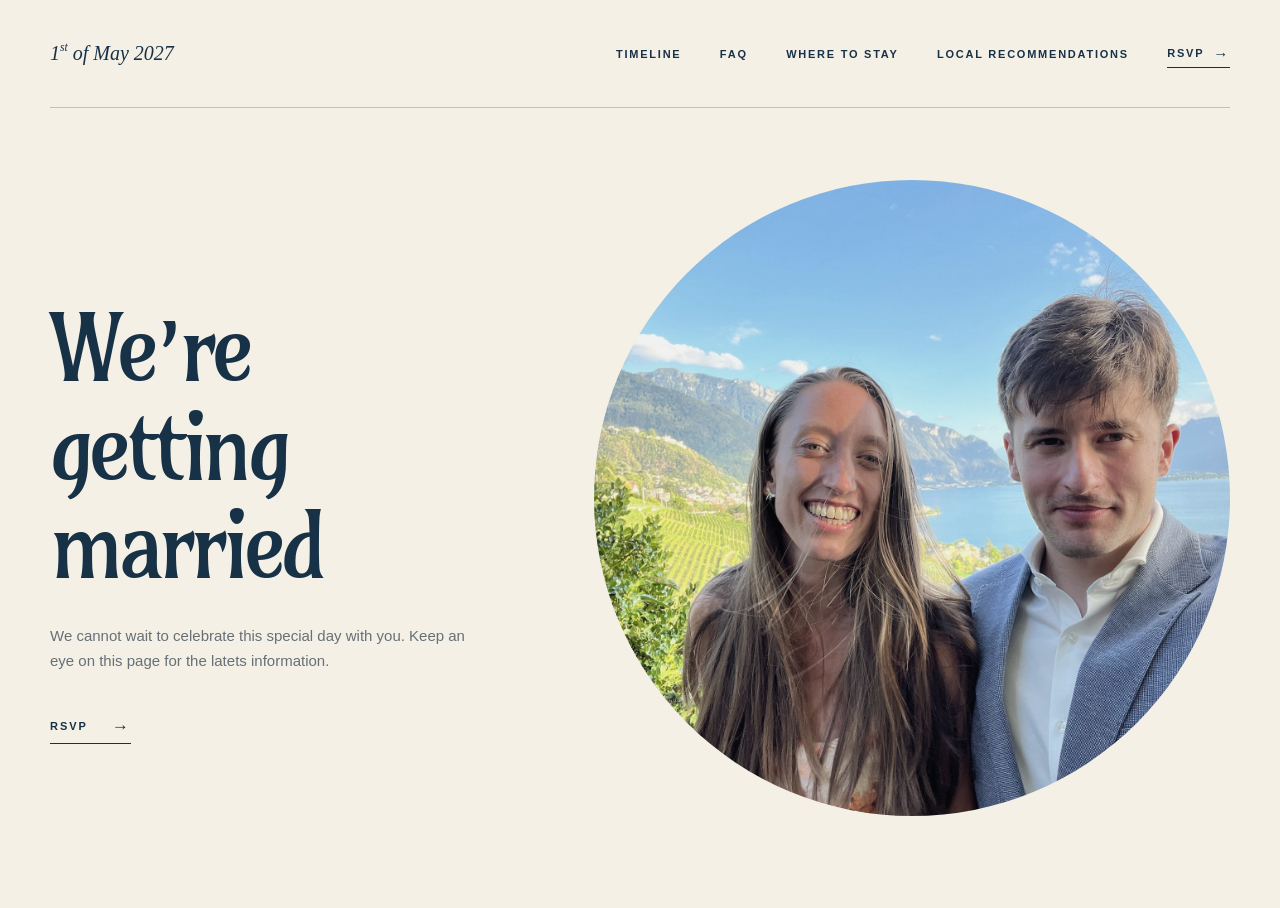
<file: index.html>
<!doctype html>
<html lang="en">
  <head>
    <meta charset="utf-8">
    <meta name="viewport" content="width=device-width, initial-scale=1">
    <meta name="description" content="Join us as we celebrate our wedding.">
    <title>Our Wedding</title>
    <link rel="stylesheet" href="styles.css">
  </head>
  <body>
    <header class="site-header">
      <a class="wordmark" href="index.html" aria-current="page">1<sup>st</sup> of May 2027</a>
      <nav class="site-nav" aria-label="Main navigation">
        <ul>
          <li><a href="timeline.html">Timeline</a></li>
          <li><a href="faq.html">FAQ</a></li>
          <li><a href="location.html">Where to stay</a></li>
          <li><a href="recommendations.html">Local recommendations</a></li>
          <li><a href="https://docs.google.com/forms/d/e/1FAIpQLScRgdhDCEiXhyNzSo7e1t-2XkMlStzTqnu_uBJJa3RQ8q0xCQ/viewform?usp=header" target="_blank" rel="noopener noreferrer">RSVP</a></li>
        </ul>
      </nav>
    </header>

    <main>
      <section class="hero">
        <div>
          <h1>We’re getting married</h1>
          <p class="intro">We cannot wait to celebrate this special day with you. Keep an eye on this page for the latets information.</p>
          <a class="button" href="https://docs.google.com/forms/d/e/1FAIpQLScRgdhDCEiXhyNzSo7e1t-2XkMlStzTqnu_uBJJa3RQ8q0xCQ/viewform?usp=header" target="_blank" rel="noopener noreferrer">RSVP</a>
        </div>
        <img class="hero-image" src="Pictures/Marit_and_Marko/IMG_3997.jpeg" alt="Outside">
      </section>
    </main>

  </body>
</html>
</file>
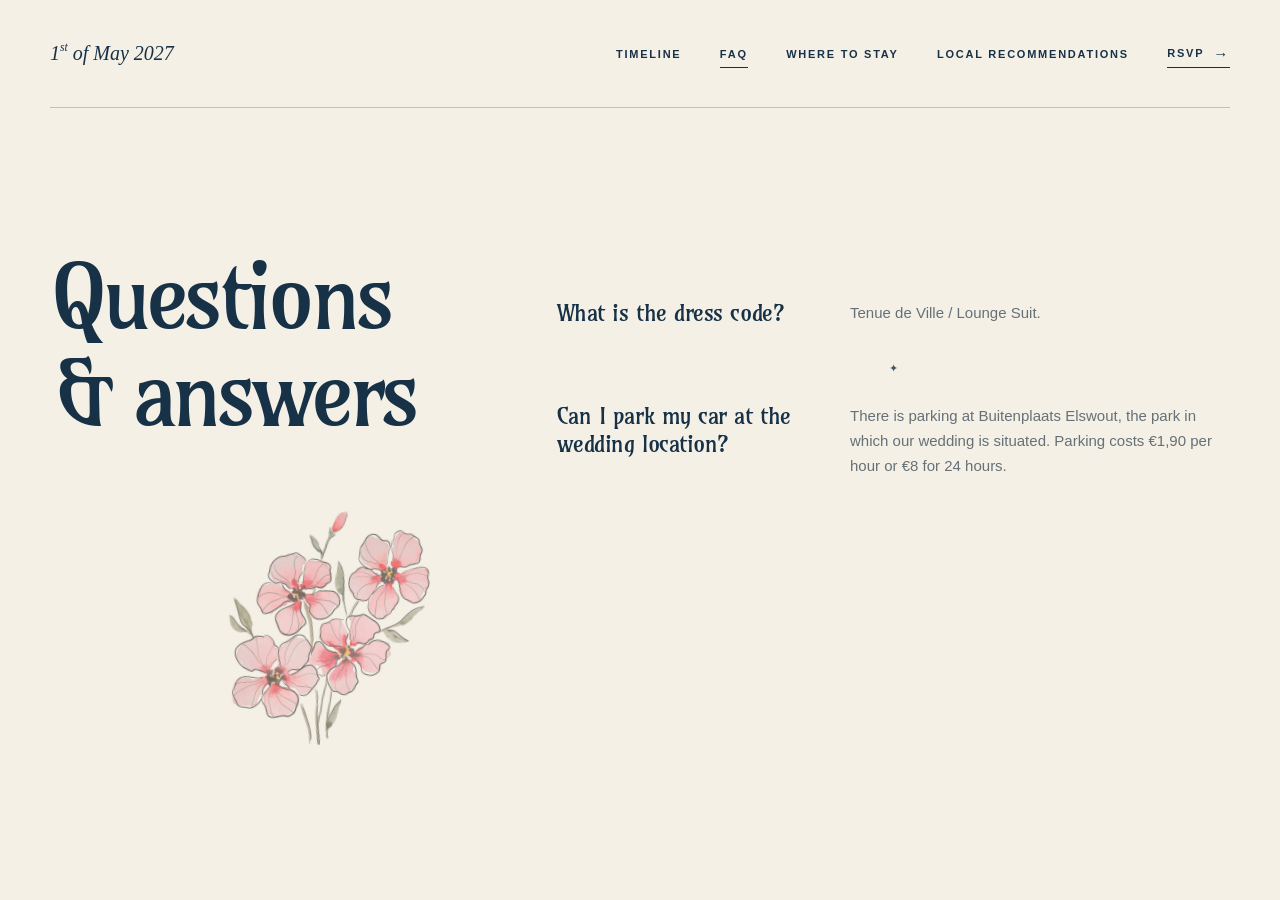
<file: faq.html>
<!doctype html>
<html lang="en">
  <head>
    <meta charset="utf-8">
    <meta name="viewport" content="width=device-width, initial-scale=1">
    <meta name="description" content="Answers to common questions about our wedding.">
    <title>FAQ · Our Wedding</title>
    <link rel="stylesheet" href="styles.css">
  </head>
  <body>
    <header class="site-header">
      <a class="wordmark" href="index.html">1<sup>st</sup> of May 2027</a>
      <nav class="site-nav" aria-label="Main navigation">
        <ul>
          <li><a href="timeline.html">Timeline</a></li>
          <li><a href="faq.html" aria-current="page">FAQ</a></li>
          <li><a href="location.html">Where to stay</a></li>
          <li><a href="recommendations.html">Local recommendations</a></li>
          <li><a href="https://docs.google.com/forms/d/e/1FAIpQLScRgdhDCEiXhyNzSo7e1t-2XkMlStzTqnu_uBJJa3RQ8q0xCQ/viewform?usp=header" target="_blank" rel="noopener noreferrer">RSVP</a></li>
        </ul>
      </nav>
    </header>

    <main>
      <header class="page-header">
        <h1>Questions &amp; answers</h1>
      </header>
      <section class="page-content" aria-label="Frequently asked questions">
        <article class="faq-item">
          <h2>What is the dress code?</h2>
          <p>Tenue de Ville / Lounge Suit.</p>
        </article>
        <article class="faq-item">
          <h2>Can I park my car at the wedding location?</h2>
          <p>There is parking at Buitenplaats Elswout, the park in which our wedding is situated. Parking costs €1,90 per hour or €8 for 24 hours.</p>
        </article>
      </section>
    </main>
  </body>
</html>
</file>
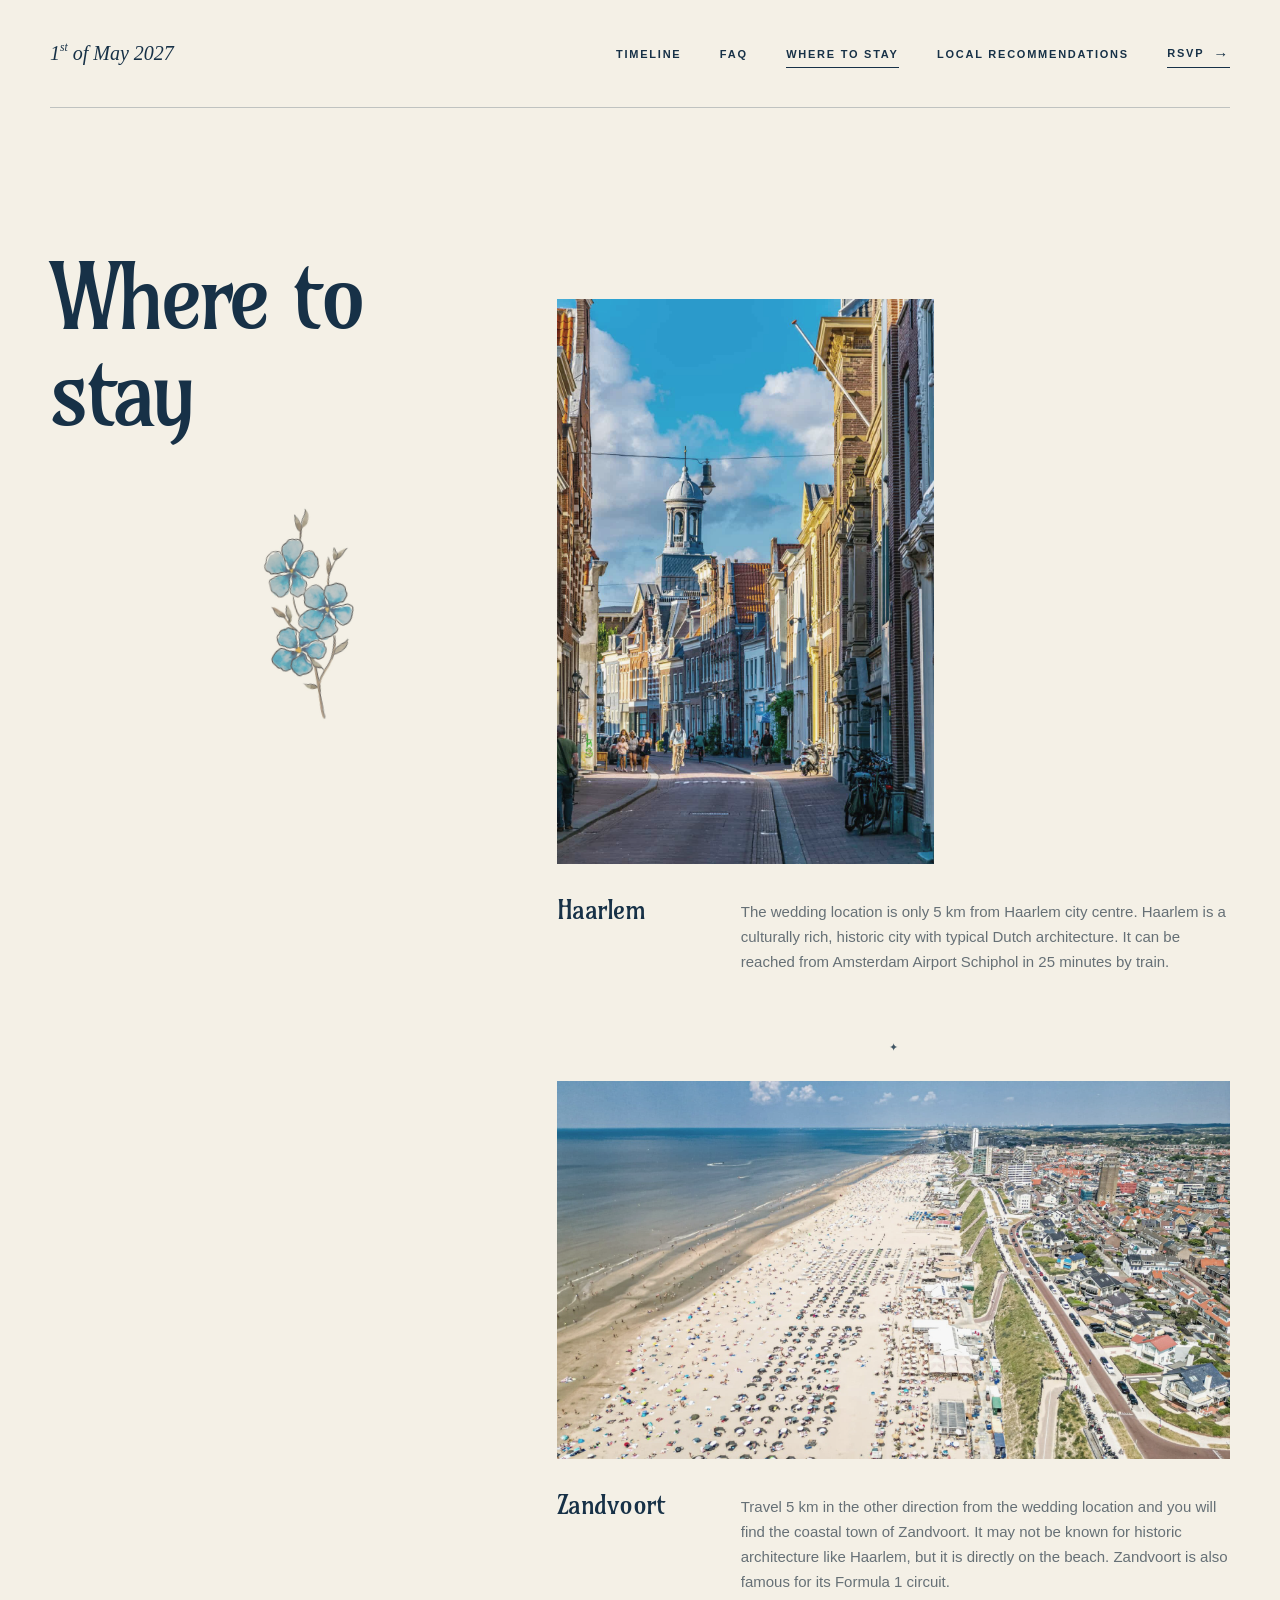
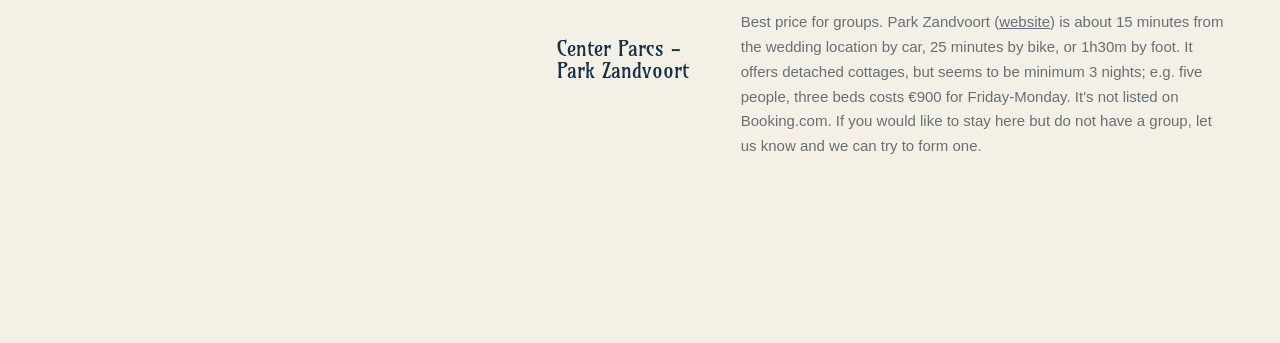
<file: location.html>
<!doctype html>
<html lang="en">
  <head>
    <meta charset="utf-8">
    <meta name="viewport" content="width=device-width, initial-scale=1">
    <meta name="description" content="Information about staying in Haarlem or Zandvoort for our wedding.">
    <title>Where to Stay · Our Wedding</title>
    <link rel="stylesheet" href="styles.css">
  </head>
  <body>
    <header class="site-header">
      <a class="wordmark" href="index.html">1<sup>st</sup> of May 2027</a>
      <nav class="site-nav" aria-label="Main navigation">
        <ul>
          <li><a href="timeline.html">Timeline</a></li>
          <li><a href="faq.html">FAQ</a></li>
          <li><a href="location.html" aria-current="page">Where to stay</a></li>
          <li><a href="recommendations.html">Local recommendations</a></li>
          <li><a href="https://docs.google.com/forms/d/e/1FAIpQLScRgdhDCEiXhyNzSo7e1t-2XkMlStzTqnu_uBJJa3RQ8q0xCQ/viewform?usp=header" target="_blank" rel="noopener noreferrer">RSVP</a></li>
        </ul>
      </nav>
    </header>

    <main>
      <header class="page-header">
        <h1>Where to stay</h1>
      </header>
      <section class="page-content" aria-label="Places to stay">
        <article class="stay-option">
          <img class="stay-image-portrait" src="Pictures/Haalem_streets.jpeg" alt="A picturesque street in Haarlem" width="1024" height="1536">
          <h2>Haarlem</h2>
          <p>The wedding location is only 5 km from Haarlem city centre. Haarlem is a culturally rich, historic city with typical Dutch architecture. It can be reached from Amsterdam Airport Schiphol in 25 minutes by train.</p>
        </article>

        <article class="stay-option">
          <img src="Pictures/strand-zandvoort.jpg" alt="Aerial view of Zandvoort and its beach" width="2048" height="1152" loading="lazy">
          <h2>Zandvoort</h2>
          <p>Travel 5 km in the other direction from the wedding location and you will find the coastal town of Zandvoort. It may not be known for historic architecture like Haarlem, but it is directly on the beach. Zandvoort is also famous for its Formula 1 circuit.</p>
          <h3>Center Parcs - Park Zandvoort</h3>
          <p>Best price for groups. Park Zandvoort (<a href="https://www.centerparcs.eu/in-en/netherlands/fp_ZV_holiday-park-park-zandvoort" target="_blank" rel="noopener noreferrer">website</a>) is about 15 minutes from the wedding location by car, 25 minutes by bike, or 1h30m by foot. It offers detached cottages, but seems to be minimum 3 nights; e.g. five people, three beds costs €900 for Friday-Monday. It's not listed on Booking.com. If you would like to stay here but do not have a group, let us know and we can try to form one.</p>
        </article>
      </section>
    </main>
  </body>
</html>
</file>
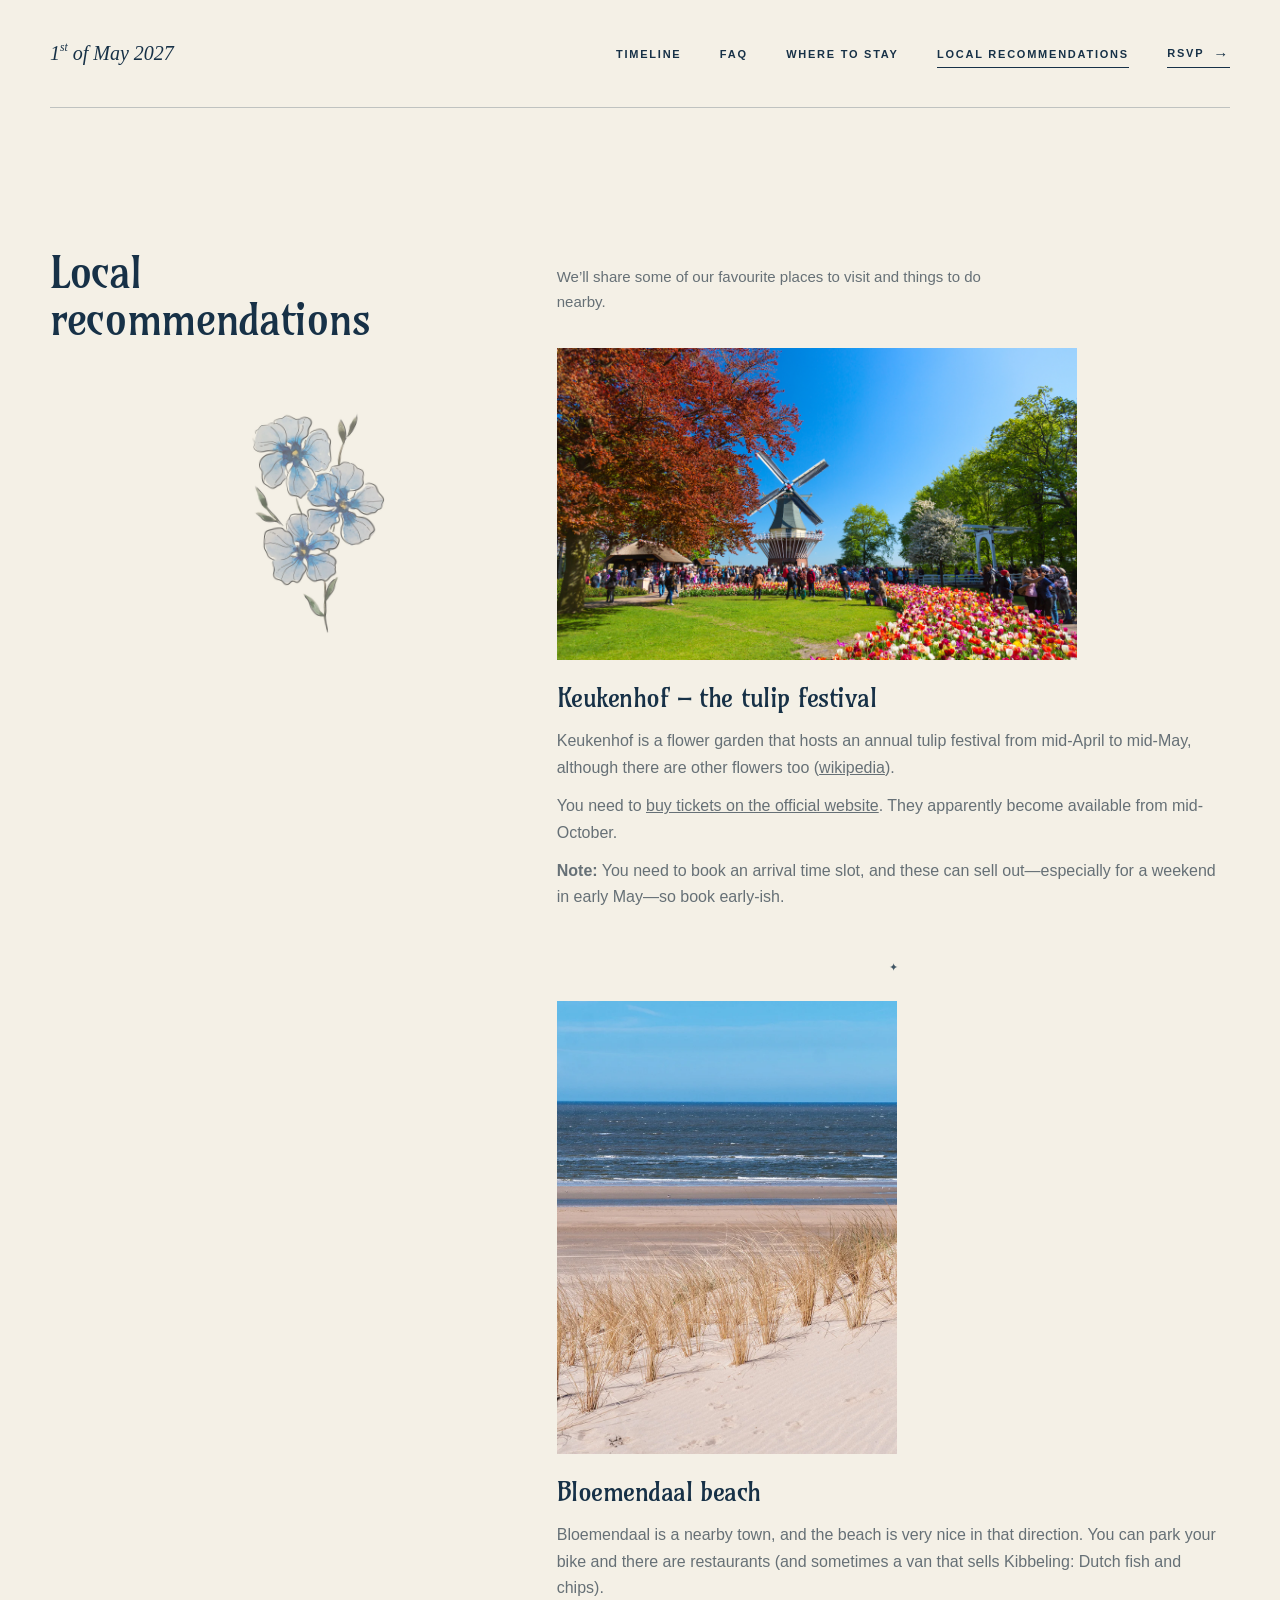
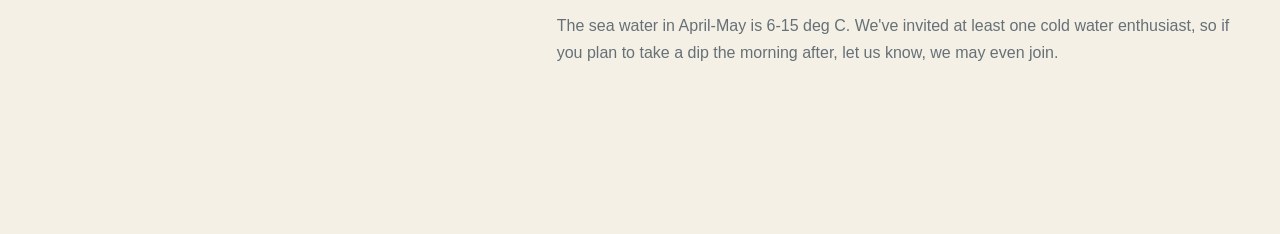
<file: recommendations.html>
<!doctype html>
<html lang="en">
  <head>
    <meta charset="utf-8">
    <meta name="viewport" content="width=device-width, initial-scale=1">
    <meta name="description" content="Our recommendations for places to visit and things to do near the wedding.">
    <title>Local Recommendations · Our Wedding</title>
    <link rel="stylesheet" href="styles.css">
  </head>
  <body>
    <header class="site-header">
      <a class="wordmark" href="index.html">1<sup>st</sup> of May 2027</a>
      <nav class="site-nav" aria-label="Main navigation">
        <ul>
          <li><a href="timeline.html">Timeline</a></li>
          <li><a href="faq.html">FAQ</a></li>
          <li><a href="location.html">Where to stay</a></li>
          <li><a href="recommendations.html" aria-current="page">Local recommendations</a></li>
          <li><a href="https://docs.google.com/forms/d/e/1FAIpQLScRgdhDCEiXhyNzSo7e1t-2XkMlStzTqnu_uBJJa3RQ8q0xCQ/viewform?usp=header" target="_blank" rel="noopener noreferrer">RSVP</a></li>
        </ul>
      </nav>
    </header>

    <main>
      <header class="page-header">
        <h1>Local recommendations</h1>
      </header>
      <section class="page-content" aria-label="Local recommendations">
        <p class="intro">We’ll share some of our favourite places to visit and things to do nearby.</p>

        <article class="recommendation">
          <img src="Pictures/keukenhof-1.jpeg" alt="Colourful tulips in bloom at Keukenhof" width="1100" height="660" loading="lazy">
          <h2>Keukenhof – the tulip festival</h2>
          <p>Keukenhof is a flower garden that hosts an annual tulip festival from mid-April to mid-May, although there are other flowers too (<a href="https://en.wikipedia.org/wiki/Keukenhof" target="_blank" rel="noopener noreferrer">wikipedia</a>).</p>
          <p>You need to <a href="https://keukenhof.nl/en/" target="_blank" rel="noopener noreferrer">buy tickets on the official website</a>. They apparently become available from mid-October.</p>
          <p><strong>Note:</strong> You need to book an arrival time slot, and these can sell out—especially for a weekend in early May—so book early-ish.</p>
        </article>

        <article class="recommendation">
          <img class="recommendation-image-portrait" src="Pictures/bloemendaal.webp" alt="Bloemendaal beach and the North Sea coastline" width="900" height="1200" loading="lazy">
          <h2>Bloemendaal beach</h2>
          <p>Bloemendaal is a nearby town, and the beach is very nice in that direction. You can park your bike and there are restaurants (and sometimes a van that sells Kibbeling: Dutch fish and chips).</p>
          <p>The sea water in April-May is 6-15 deg C. We've invited at least one cold water enthusiast, so if you plan to take a dip the morning after, let us know, we may even join.</p>
        </article>
      </section>
    </main>
  </body>
</html>
</file>
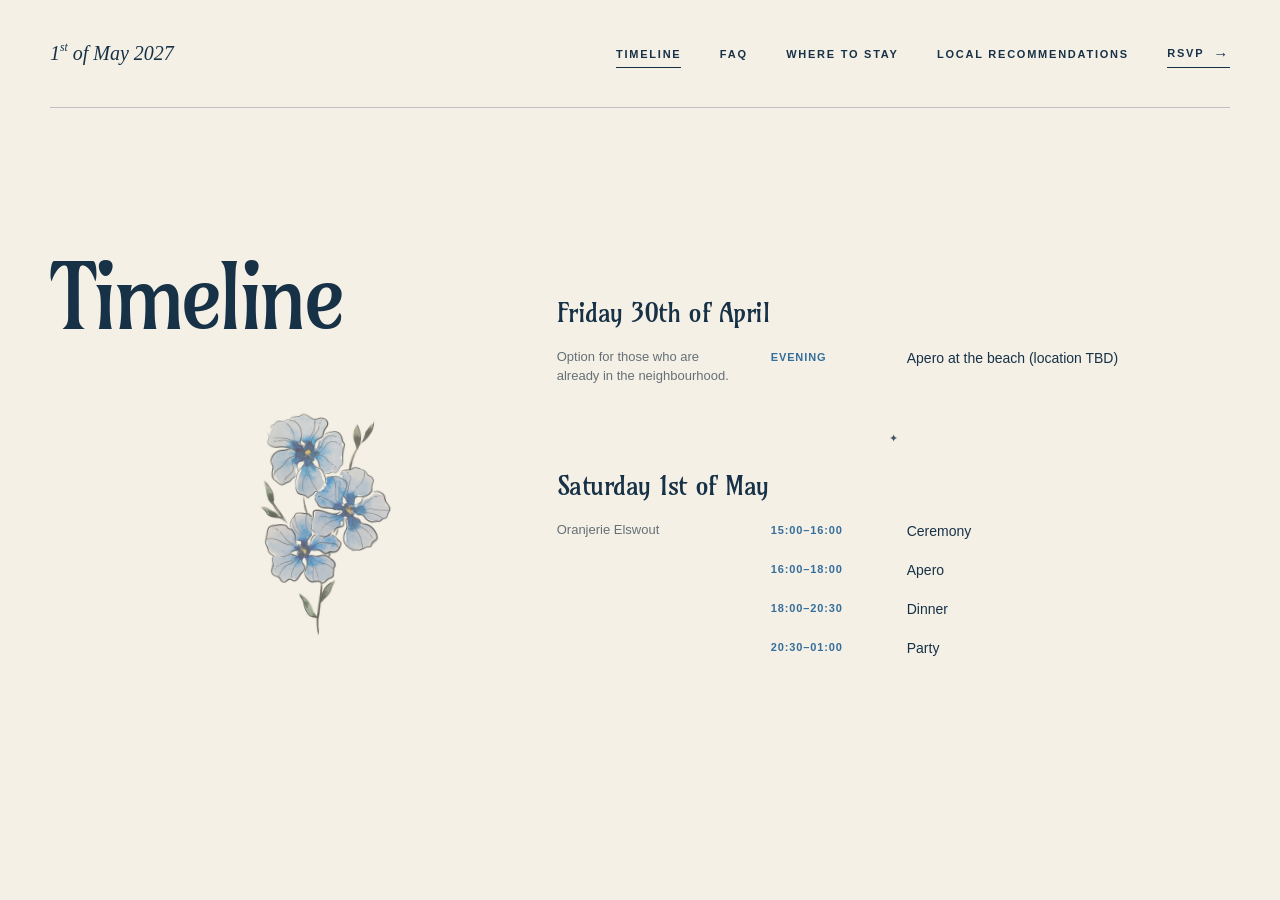
<file: timeline.html>
<!doctype html>
<html lang="en">
  <head>
    <meta charset="utf-8">
    <meta name="viewport" content="width=device-width, initial-scale=1">
    <meta name="description" content="The timeline for our wedding day.">
    <title>Timeline · Our Wedding</title>
    <link rel="stylesheet" href="styles.css">
  </head>
  <body>
    <header class="site-header">
      <a class="wordmark" href="index.html">1<sup>st</sup> of May 2027</a>
      <nav class="site-nav" aria-label="Main navigation">
        <ul>
          <li><a href="timeline.html" aria-current="page">Timeline</a></li>
          <li><a href="faq.html">FAQ</a></li>
          <li><a href="location.html">Where to stay</a></li>
          <li><a href="recommendations.html">Local recommendations</a></li>
          <li><a href="https://docs.google.com/forms/d/e/1FAIpQLScRgdhDCEiXhyNzSo7e1t-2XkMlStzTqnu_uBJJa3RQ8q0xCQ/viewform?usp=header" target="_blank" rel="noopener noreferrer">RSVP</a></li>
        </ul>
      </nav>
    </header>

    <main>
      <header class="page-header">
        <h1>Timeline</h1>
      </header>
      <section class="page-content" aria-label="Wedding timeline">
        <section class="day">
          <h2>Friday 30th of April</h2>
          <p class="day-location">Option for those who are already in the neighbourhood.</p>
          <ol class="timeline">
            <li><span class="time">Evening</span><h3>Apero at the beach (location TBD)</h3></li>
          </ol>
        </section>

        <section class="day">
          <h2>Saturday 1st of May</h2>
          <p class="day-location">Oranjerie Elswout</p>
          <ol class="timeline">
            <li><span class="time">15:00–16:00</span><h3>Ceremony</h3></li>
            <li><span class="time">16:00–18:00</span><h3>Apero</h3></li>
            <li><span class="time">18:00–20:30</span><h3>Dinner</h3></li>
            <li><span class="time">20:30–01:00</span><h3>Party</h3></li>
          </ol>
        </section>

      </section>
    </main>
  </body>
</html>
</file>
<file: styles.css>
@font-face {
  font-family: "Amarante";
  src: url("Fonts/Amarante/Amarante-Regular.ttf") format("truetype");
  font-weight: 400;
  font-style: normal;
  font-display: swap;
}

:root {
  --paper: #f4f0e6;
  --paper-light: #fbf8f0;
  --ink: #173147;
  --blue: #356e9b;
  --muted: #667076;
  --line: rgba(23, 49, 71, 0.24);
  --flower-blue-stem: url("Pictures/Layout_Inspo/watercolor_images/blue-flower-drawn-with-watercolor-and-line-art-vector.jpg");
  --flower-blue-cluster: url("Pictures/Layout_Inspo/watercolor_images/colorful-flower-drawn-in-watercolor-and-outline-vector.jpg");
  --flower-pink-cluster: url("Pictures/Layout_Inspo/watercolor_images/watercolor-flowers-vector.jpg");
  --content-width: 1180px;
  --display: "Amarante", Georgia, "Times New Roman", serif;
  --serif: Georgia, "Times New Roman", serif;
  --sans: Arial, Helvetica, sans-serif;
}

* {
  box-sizing: border-box;
}

html {
  scroll-behavior: smooth;
}

body {
  min-height: 100vh;
  margin: 0;
  background: var(--paper);
  color: var(--ink);
  font-family: var(--sans);
  font-size: 16px;
  line-height: 1.65;
}

a {
  color: inherit;
}

::selection {
  background: #b9d3e2;
  color: var(--ink);
}

.site-header,
main,
.site-footer {
  width: min(calc(100% - 64px), var(--content-width));
  margin-inline: auto;
}

.site-header {
  display: grid;
  grid-template-columns: minmax(180px, 0.8fr) 1fr;
  align-items: center;
  gap: 48px;
  min-height: 108px;
  border-bottom: 1px solid var(--line);
}

.wordmark {
  width: max-content;
  font-family: var(--serif);
  font-size: 20px;
  font-style: italic;
  text-decoration: none;
}

.wordmark sup {
  position: relative;
  top: -0.15em;
  font-size: 0.58em;
  line-height: 0;
}

.site-nav ul {
  display: flex;
  flex-wrap: wrap;
  align-items: center;
  justify-content: flex-end;
  gap: 10px clamp(18px, 3vw, 42px);
  margin: 0;
  padding: 0;
  list-style: none;
}

.site-nav a {
  position: relative;
  color: var(--ink);
  font-size: 11px;
  font-weight: 700;
  letter-spacing: 0.16em;
  text-decoration: none;
  text-transform: uppercase;
}

.site-nav a::after {
  position: absolute;
  right: 0;
  bottom: -8px;
  left: 0;
  height: 1px;
  background: currentColor;
  content: "";
  opacity: 0;
  transform: scaleX(0.25);
  transition: opacity 160ms ease, transform 160ms ease;
}

.site-nav a:hover::after,
.site-nav a:focus-visible::after,
.site-nav a[aria-current="page"]::after {
  opacity: 1;
  transform: scaleX(1);
}

.site-nav a[target="_blank"] {
  display: inline-flex;
  align-items: center;
  gap: 9px;
  padding: 5px 0 4px;
  border-bottom: 1px solid currentColor;
  transition: color 160ms ease;
}

.site-nav a[target="_blank"]::after {
  position: static;
  display: block;
  width: auto;
  height: auto;
  background: none;
  content: "\2192";
  font-size: 15px;
  font-weight: 400;
  line-height: 1;
  opacity: 1;
  transform: none;
}

.site-nav a[target="_blank"]:hover {
  color: var(--blue);
}

.site-nav a:focus-visible,
.wordmark:focus-visible,
.button:focus-visible {
  outline: 2px solid var(--blue);
  outline-offset: 5px;
}

/* Home */
.hero {
  position: relative;
  display: grid;
  grid-template-columns: minmax(0, 0.82fr) minmax(360px, 1.18fr);
  align-items: center;
  column-gap: clamp(44px, 8vw, 112px);
  row-gap: 28px;
  min-height: calc(100vh - 108px);
  padding: 72px 0 92px;
}

.hero > div {
  position: relative;
  grid-column: 1;
  grid-row: 1;
  align-self: center;
  z-index: 2;
  padding: 48px 0 0;
}

h1,
h2,
h3 {
  color: var(--ink);
  font-family: var(--display);
  font-weight: 400;
  line-height: 1.08;
}

.hero h1 {
  max-width: 7ch;
  margin: 0 0 30px;
  font-size: clamp(60px, 7.1vw, 104px);
  letter-spacing: -0.055em;
}

.intro {
  max-width: 430px;
  margin: 0;
  color: var(--muted);
  font-size: 15px;
}

.button {
  display: inline-flex;
  align-items: center;
  gap: 24px;
  margin-top: 34px;
  padding: 10px 0 8px;
  border-bottom: 1px solid var(--ink);
  font-size: 11px;
  font-weight: 700;
  letter-spacing: 0.18em;
  text-decoration: none;
  text-transform: uppercase;
  transition: color 160ms ease, gap 160ms ease;
}

.button::after {
  content: "\2192";
  font-size: 17px;
  font-weight: 400;
  line-height: 1;
}

.button:hover {
  gap: 34px;
  color: var(--blue);
}

.hero-image {
  grid-column: 2;
  grid-row: 1;
  display: block;
  width: min(100%, 680px);
  aspect-ratio: 1;
  justify-self: center;
  object-fit: cover;
  object-position: center 68%;
  border-radius: 50%;
  filter: saturate(0.78) contrast(0.96);
}

/* Interior pages */
main:has(.page-header) {
  display: grid;
  grid-template-columns: minmax(220px, 0.72fr) minmax(0, 1.28fr);
  gap: clamp(56px, 10vw, 148px);
  padding: clamp(76px, 11vw, 142px) 0 112px;
}

.page-header {
  display: flex;
  flex-direction: column;
  align-self: start;
  min-height: 430px;
}

.page-header::after {
  align-self: flex-end;
  width: var(--flower-size, clamp(150px, 17vw, 230px));
  aspect-ratio: 1;
  margin-top: clamp(34px, 5vw, 64px);
  margin-right: var(--flower-right, 0);
  background: var(--page-flower, var(--flower-blue-stem)) center / contain no-repeat;
  content: "";
  mix-blend-mode: multiply;
  opacity: var(--flower-opacity, 0.62);
  pointer-events: none;
  transform: rotate(var(--flower-rotation, -10deg));
}

/* Each page gets a related, but not identical, botanical mark. */
body:has(.site-nav a[href="timeline.html"][aria-current="page"]) {
  --page-flower: var(--flower-blue-cluster);
  --flower-right: -12px;
  --flower-size: clamp(165px, 18vw, 245px);
  --flower-rotation: 3deg;
}

body:has(.site-nav a[href="faq.html"][aria-current="page"]) {
  --page-flower: var(--flower-pink-cluster);
  --flower-right: -18px;
  --flower-size: clamp(170px, 19vw, 255px);
  --flower-rotation: 7deg;
  --flower-opacity: 0.56;
}

body:has(.site-nav a[href="location.html"][aria-current="page"]) {
  --page-flower: var(--flower-blue-stem);
  --flower-right: 8px;
  --flower-rotation: -13deg;
}

body:has(.site-nav a[href="recommendations.html"][aria-current="page"]) {
  --page-flower: var(--flower-blue-cluster);
  --flower-right: -8px;
  --flower-size: clamp(165px, 18vw, 245px);
  --flower-rotation: -4deg;
  --flower-opacity: 0.58;
}

.page-header h1 {
  position: relative;
  z-index: 1;
  max-width: 7ch;
  margin: 0;
  font-size: clamp(54px, 7vw, 94px);
  letter-spacing: -0.055em;
}

body:has(.site-nav a[href="recommendations.html"][aria-current="page"]) .page-header h1 {
  max-width: 100%;
  font-size: clamp(36px, 3.7vw, 44px);
  letter-spacing: -0.03em;
  overflow-wrap: anywhere;
}

.page-content {
  min-width: 0;
  padding-top: 16px;
}

.stay-option,
.day,
.faq-item,
.recommendation {
  position: relative;
}

.stay-option + .stay-option::before,
.day + .day::before,
.faq-item + .faq-item::before,
.recommendation + .recommendation::before {
  position: absolute;
  top: 0;
  left: 50%;
  color: var(--ink);
  content: "\2726";
  font-size: 11px;
  line-height: 1;
  opacity: 0.8;
  transform: translate(-50%, -50%);
}

.stay-option {
  display: grid;
  grid-template-columns: 150px minmax(0, 1fr);
  gap: 12px 34px;
  padding: 34px 0 72px;
}

.stay-option + .stay-option {
  padding-top: 34px;
}

.stay-option img {
  grid-column: 1 / -1;
  display: block;
  width: 100%;
  height: auto;
  margin-bottom: 20px;
  filter: saturate(0.72) contrast(0.94);
}

.stay-option h2,
.day h2,
.faq-item h2,
.notice h2 {
  margin: 0;
  font-size: 26px;
  letter-spacing: -0.02em;
}

.recommendation p {
  margin: 0 0 12px;
  color: var(--muted);
}

.recommendation p:last-child {
  margin-bottom: 0;
}

.stay-option {
  display: grid;
  grid-template-columns: 150px minmax(0, 1fr);
  gap: 12px 34px;
  padding: 34px 0 72px;
}

.stay-option + .stay-option {
  padding-top: 34px;
}

.stay-option img {
  grid-column: 1 / -1;
  display: block;
  width: 100%;
  height: auto;
  margin-bottom: 20px;
  filter: saturate(0.72) contrast(0.94);
}

.stay-option .stay-image-portrait {
  width: min(56%, 396px);
}

.recommendation {
  padding: 34px 0 56px;
}

.recommendation img {
  display: block;
  width: min(80%, 520px);
  height: auto;
  margin-bottom: 24px;
}

.recommendation .recommendation-image-portrait {
  width: min(60%, 340px);
}

.recommendation h2 {
  margin: 0 0 16px;
  font-size: 26px;
  letter-spacing: -0.02em;
}

.stay-option h2,
.day h2,
.faq-item h2,
.notice h2 {
  margin: 0;
  font-size: 26px;
  letter-spacing: -0.02em;
}

.stay-option h3 {
  margin: 32px 0 8px;
  font-size: 20px;
}

.stay-option p {
  max-width: 570px;
  margin: 4px 0 0;
  color: var(--muted);
  font-size: 15px;
}

.day {
  display: grid;
  grid-template-columns: 180px minmax(0, 1fr);
  gap: 10px 34px;
  padding: 34px 0 52px;
}

.day h2 {
  grid-column: 1 / -1;
}

.day-location {
  grid-column: 1;
  margin: 10px 0 0;
  color: var(--muted);
  font-size: 13px;
  line-height: 1.5;
}

.timeline {
  grid-column: 2;
  margin: 2px 0 0;
  padding: 0;
  list-style: none;
}

.timeline li {
  display: grid;
  grid-template-columns: 116px 1fr;
  gap: 20px;
  padding: 9px 0;
}

.time {
  color: var(--blue);
  font-size: 11px;
  font-weight: 700;
  letter-spacing: 0.08em;
  text-transform: uppercase;
}

.timeline h3 {
  margin: 0;
  font-family: var(--sans);
  font-size: 14px;
  font-weight: 400;
  line-height: 1.5;
}

.faq-item {
  display: grid;
  grid-template-columns: minmax(200px, 0.8fr) minmax(0, 1.2fr);
  gap: 40px;
  padding: 34px 0 42px;
}

.faq-item h2 {
  font-size: 23px;
  line-height: 1.2;
}

.faq-item p {
  margin: 2px 0 0;
  color: var(--muted);
  font-size: 15px;
}

.notice {
  padding: 40px 0 48px;
}

.notice h2 {
  max-width: 14ch;
  font-size: clamp(34px, 4vw, 52px);
}

.notice p {
  margin: 20px 0 0;
  color: var(--muted);
}

.site-footer {
  padding: 28px 0;
  color: var(--muted);
  font-size: 12px;
}

@media (max-width: 820px) {
  .site-header,
  main,
  .site-footer {
    width: min(calc(100% - 40px), var(--content-width));
  }

  .site-header {
    grid-template-columns: 1fr;
    gap: 18px;
    padding: 24px 0 26px;
  }

  .site-nav ul {
    justify-content: flex-start;
  }

  .hero {
    grid-template-columns: 1fr;
    row-gap: 22px;
    min-height: 0;
    padding: 54px 0 72px;
  }

  .hero > div {
    grid-column: 1;
    grid-row: 1;
    padding: 0;
  }

  .hero h1 {
    font-size: clamp(55px, 16vw, 82px);
  }

  .hero-image {
    grid-column: 1;
    grid-row: 2;
    width: min(100%, 680px);
  }

  main:has(.page-header) {
    grid-template-columns: 1fr;
    gap: 52px;
    padding: 62px 0 80px;
  }

  .page-header {
    min-height: 250px;
  }

  .page-header::after {
    width: 170px;
    margin-top: 28px;
    margin-right: 4vw;
  }

  .page-content {
    padding-top: 0;
  }
}

@media (max-width: 560px) {
  .site-nav ul {
    gap: 8px 18px;
  }

  .site-nav a {
    font-size: 10px;
    letter-spacing: 0.1em;
  }

  .hero h1,
  .page-header h1 {
    letter-spacing: -0.045em;
  }

  .stay-option,
  .day,
  .faq-item {
    grid-template-columns: 1fr;
  }

  .stay-option img,
  .day h2,
  .day-location,
  .timeline {
    grid-column: 1;
  }

  .timeline li {
    grid-template-columns: 105px 1fr;
  }

  .faq-item {
    gap: 14px;
  }
}

@media (prefers-reduced-motion: reduce) {
  html {
    scroll-behavior: auto;
  }

  *,
  *::before,
  *::after {
    transition-duration: 0.01ms !important;
  }
}
</file>
